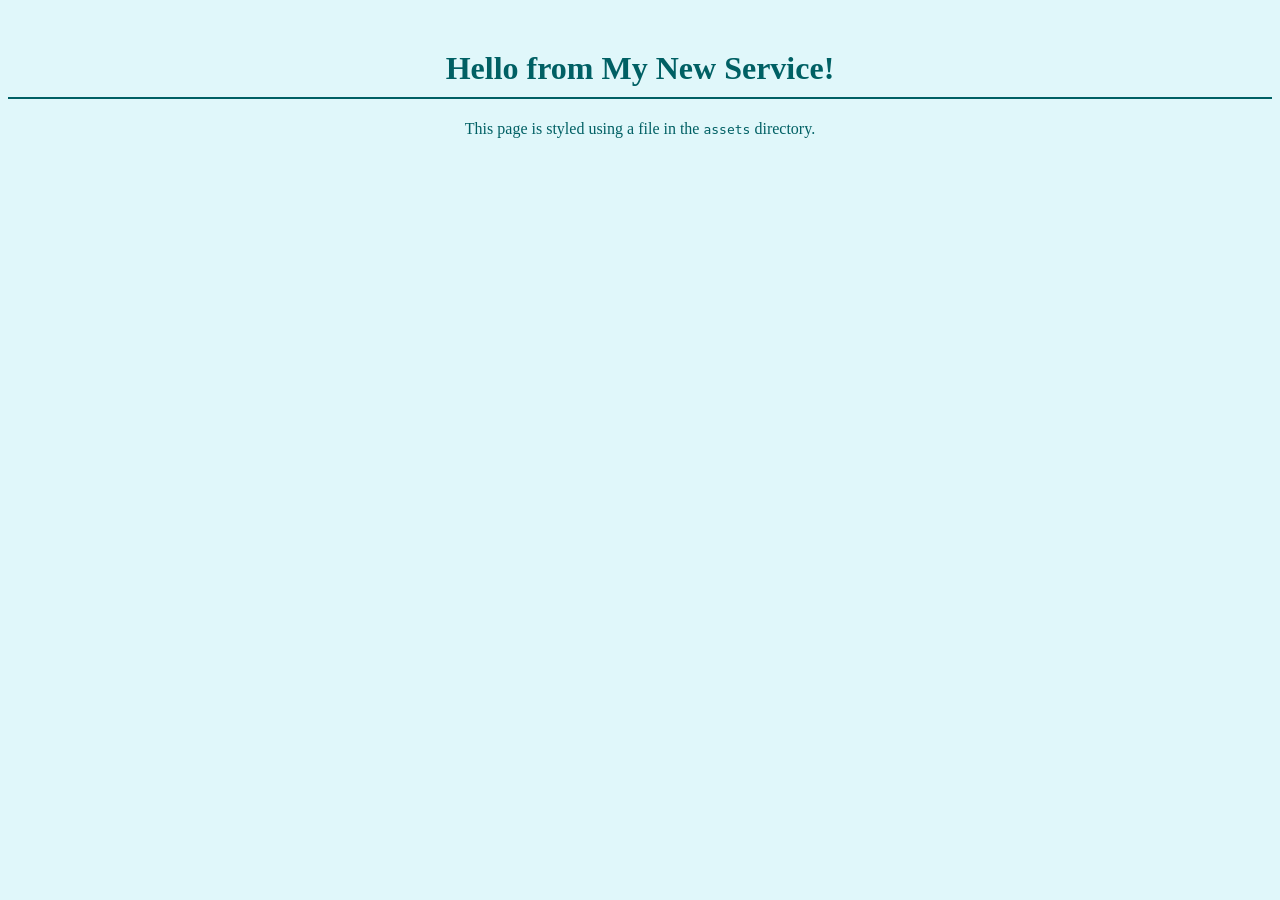
<file: app/services/hello/index.html>
<!DOCTYPE html>
<html>
<head>
    <title>Hello Service</title>
    <!-- 상대 경로 사용: 현재 경로(/hello/) 기준으로 assets/style.css를 찾음 -->
    <link rel="stylesheet" href="assets/style.css">
</head>
<body>
    <div style="text-align: center; margin-top: 50px;">
        <h1>Hello from My New Service!</h1>
        <p>This page is styled using a file in the <code>assets</code> directory.</p>
    </div>
</body>
</html>
</file>
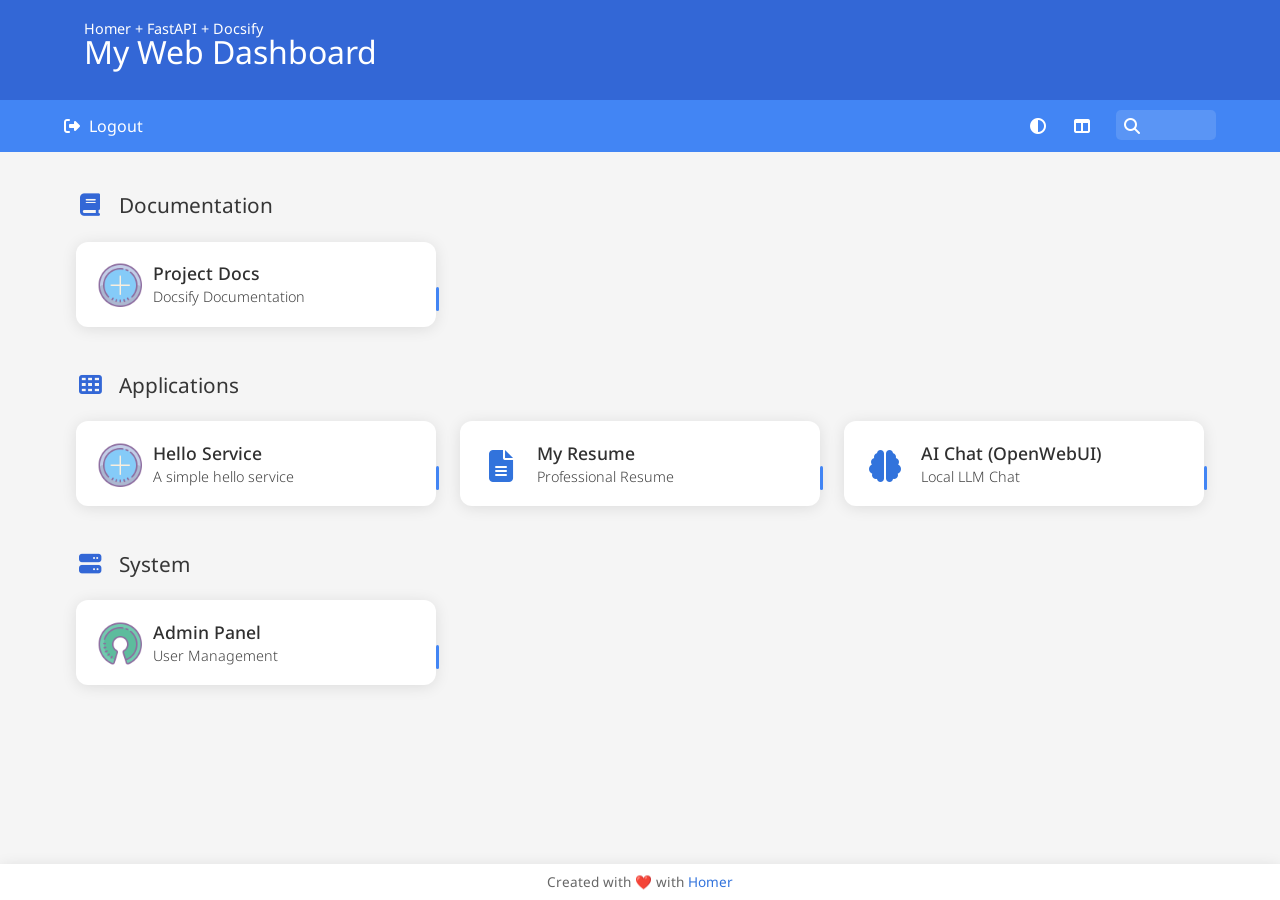
<file: app/services/homer/index.html>
<!DOCTYPE html>
<html>
  <head>
    <meta charset="UTF-8" />
    <link rel="icon" href="assets/icons/favicon.ico" />
    <link rel="apple-touch-icon" href="assets/icons/apple-touch-icon.png" sizes="180x180">
    <link rel="mask-icon" href="assets/icons/logo.svg">
    <meta name="viewport" content="width=device-width,initial-scale=1.0,viewport-fit=cover">
    <title>Homer</title>
    <script type="module" crossorigin src="./resources/index-BF4DSS10.js"></script>
    <link rel="stylesheet" crossorigin href="./resources/index-BUSrgv1m.css">
  <link rel="manifest" href="./assets/manifest.json" crossorigin="use-credentials"><script id="vite-plugin-pwa:register-sw" src="./registerSW.js"></script></head>
  <body>
    <div id="app-mount"></div>
  </body>
</html>
</file>
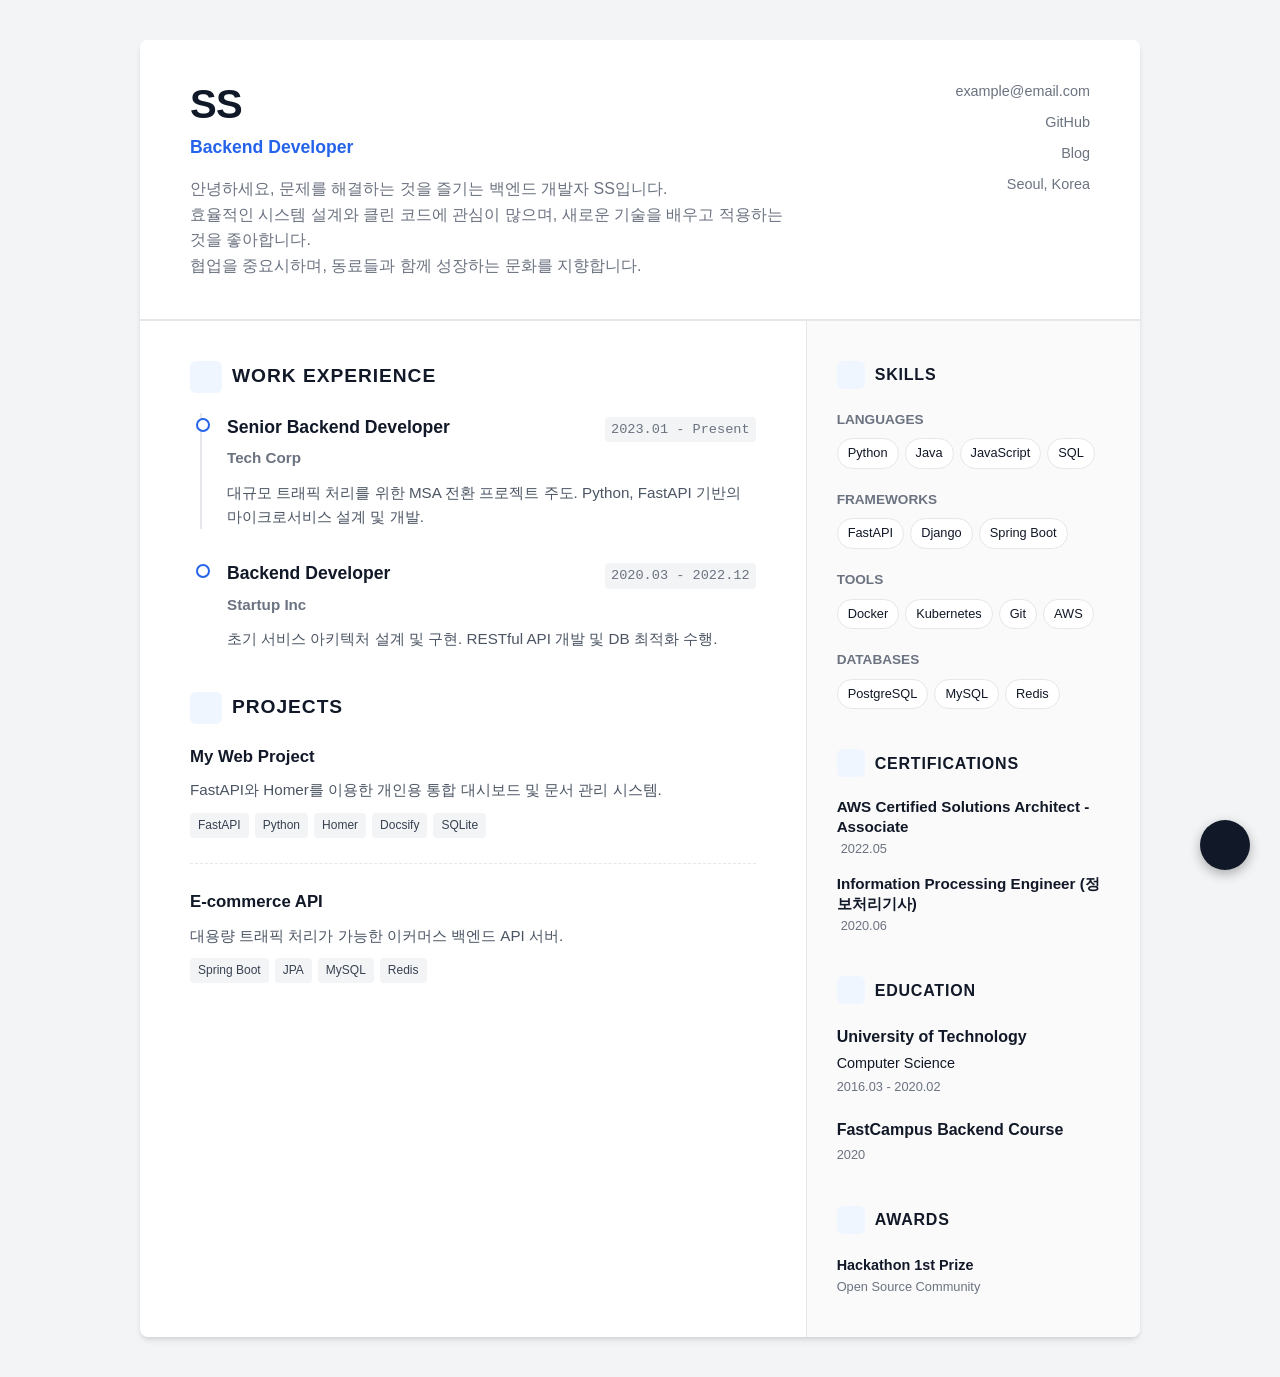
<file: app/services/resume/index.html>
<!DOCTYPE html>
<html lang="en">
<head>
    <meta charset="UTF-8">
    <meta name="viewport" content="width=device-width, initial-scale=1.0">
    <title>Yang Seungmin - Resume</title>
    <link rel="stylesheet" href="style.css">
</head>
<body>
    <div class="resume-wrapper">
        <!-- Header -->
        <header class="resume-header">
            <div class="header-content">
                <div class="profile-main">
                    <h1 class="name">SS</h1>
                    <p class="role">Backend Developer</p>
                    <p class="summary">
                        안녕하세요, 문제를 해결하는 것을 즐기는 백엔드 개발자 SS입니다.<br>
                        효율적인 시스템 설계와 클린 코드에 관심이 많으며, 새로운 기술을 배우고 적용하는 것을 좋아합니다.<br>
                        협업을 중요시하며, 동료들과 함께 성장하는 문화를 지향합니다.
                    </p>
                </div>
                <div class="contact-info">
                    <a href="mailto:example@email.com" class="contact-link">
                        <i class="fas fa-envelope"></i> example@email.com
                    </a>
                    <a href="https://github.com/yangseungsang" target="_blank" class="contact-link">
                        <i class="fab fa-github"></i> GitHub
                    </a>
                    <a href="https://blog.example.com" target="_blank" class="contact-link">
                        <i class="fas fa-rss"></i> Blog
                    </a>
                    <div class="contact-link">
                        <i class="fas fa-map-marker-alt"></i> Seoul, Korea
                    </div>
                </div>
            </div>
        </header>

        <div class="resume-body">
            <!-- Left Column (Primary) -->
            <div class="column-main">
                <!-- Experience -->
                <section class="section">
                    <h2 class="section-title">
                        <span class="icon-box"><i class="fas fa-briefcase"></i></span>
                        Work Experience
                    </h2>
                    <div class="timeline">
                        <div class="timeline-item">
                            <div class="job-header">
                                <h3 class="job-role">Senior Backend Developer</h3>
                                <span class="job-period">2023.01 - Present</span>
                            </div>
                            <div class="job-company">Tech Corp</div>
                            <p class="job-desc">대규모 트래픽 처리를 위한 MSA 전환 프로젝트 주도. Python, FastAPI 기반의 마이크로서비스 설계 및 개발.</p>
                        </div>
                        <div class="timeline-item">
                            <div class="job-header">
                                <h3 class="job-role">Backend Developer</h3>
                                <span class="job-period">2020.03 - 2022.12</span>
                            </div>
                            <div class="job-company">Startup Inc</div>
                            <p class="job-desc">초기 서비스 아키텍처 설계 및 구현. RESTful API 개발 및 DB 최적화 수행.</p>
                        </div>
                    </div>
                </section>

                <!-- Projects -->
                <section class="section">
                    <h2 class="section-title">
                        <span class="icon-box"><i class="fas fa-code-branch"></i></span>
                        Projects
                    </h2>
                    <div class="project-list">
                        <div class="project-item">
                            <div class="project-head">
                                <h3 class="project-name">My Web Project</h3>
                                <a href="https://github.com/yangseungsang/my-web" target="_blank" class="project-link">
                                    <i class="fas fa-external-link-alt"></i>
                                </a>
                            </div>
                            <p class="project-desc">FastAPI와 Homer를 이용한 개인용 통합 대시보드 및 문서 관리 시스템.</p>
                            <div class="tech-tags">
                                <span class="tech-tag">FastAPI</span>
                                <span class="tech-tag">Python</span>
                                <span class="tech-tag">Homer</span>
                                <span class="tech-tag">Docsify</span>
                                <span class="tech-tag">SQLite</span>
                            </div>
                        </div>
                        <div class="project-item">
                            <div class="project-head">
                                <h3 class="project-name">E-commerce API</h3>
                            </div>
                            <p class="project-desc">대용량 트래픽 처리가 가능한 이커머스 백엔드 API 서버.</p>
                            <div class="tech-tags">
                                <span class="tech-tag">Spring Boot</span>
                                <span class="tech-tag">JPA</span>
                                <span class="tech-tag">MySQL</span>
                                <span class="tech-tag">Redis</span>
                            </div>
                        </div>
                    </div>
                </section>
            </div>

            <!-- Right Column (Secondary) -->
            <div class="column-side">
                <!-- Skills -->
                <section class="section">
                    <h2 class="section-title small">
                        <span class="icon-box small"><i class="fas fa-layer-group"></i></span>
                        Skills
                    </h2>
                    <div class="skills-container">
                        <div class="skill-group">
                            <h4>Languages</h4>
                            <div class="skill-cloud">
                                <span class="skill-pill">Python</span>
                                <span class="skill-pill">Java</span>
                                <span class="skill-pill">JavaScript</span>
                                <span class="skill-pill">SQL</span>
                            </div>
                        </div>
                        <div class="skill-group">
                            <h4>Frameworks</h4>
                            <div class="skill-cloud">
                                <span class="skill-pill">FastAPI</span>
                                <span class="skill-pill">Django</span>
                                <span class="skill-pill">Spring Boot</span>
                            </div>
                        </div>
                        <div class="skill-group">
                            <h4>Tools</h4>
                            <div class="skill-cloud">
                                <span class="skill-pill">Docker</span>
                                <span class="skill-pill">Kubernetes</span>
                                <span class="skill-pill">Git</span>
                                <span class="skill-pill">AWS</span>
                            </div>
                        </div>
                        <div class="skill-group">
                            <h4>Databases</h4>
                            <div class="skill-cloud">
                                <span class="skill-pill">PostgreSQL</span>
                                <span class="skill-pill">MySQL</span>
                                <span class="skill-pill">Redis</span>
                            </div>
                        </div>
                    </div>
                </section>

                <!-- Certifications -->
                <section class="section">
                    <h2 class="section-title small">
                        <span class="icon-box small"><i class="fas fa-certificate"></i></span>
                        Certifications
                    </h2>
                    <ul class="cert-list">
                        <li class="cert-item">
                            <h4 class="cert-name">AWS Certified Solutions Architect - Associate</h4>
                            <div class="cert-meta">
                                <i class="far fa-calendar-alt"></i> 2022.05
                            </div>
                        </li>
                        <li class="cert-item">
                            <h4 class="cert-name">Information Processing Engineer (정보처리기사)</h4>
                            <div class="cert-meta">
                                <i class="far fa-calendar-alt"></i> 2020.06
                            </div>
                        </li>
                    </ul>
                </section>

                <!-- Education -->
                <section class="section">
                    <h2 class="section-title small">
                        <span class="icon-box small"><i class="fas fa-graduation-cap"></i></span>
                        Education
                    </h2>
                    <div class="edu-item">
                        <h3 class="school-name">University of Technology</h3>
                        <div class="major">Computer Science</div>
                        <div class="edu-period">2016.03 - 2020.02</div>
                    </div>
                    <div class="edu-item">
                        <h3 class="school-name">FastCampus Backend Course</h3>
                        <div class="major"></div>
                        <div class="edu-period">2020</div>
                    </div>
                </section>

                <!-- Awards -->
                <section class="section">
                    <h2 class="section-title small">
                        <span class="icon-box small"><i class="fas fa-trophy"></i></span>
                        Awards
                    </h2>
                    <ul class="award-list">
                        <li>
                            <strong>Hackathon 1st Prize</strong>
                            <div class="award-meta">Open Source Community</div>
                        </li>
                    </ul>
                </section>
            </div>
        </div>
    </div>

    <button class="print-fab" onclick="window.print()" title="Print Resume">
        <i class="fas fa-print"></i>
    </button>
</body>
</html>
</file>
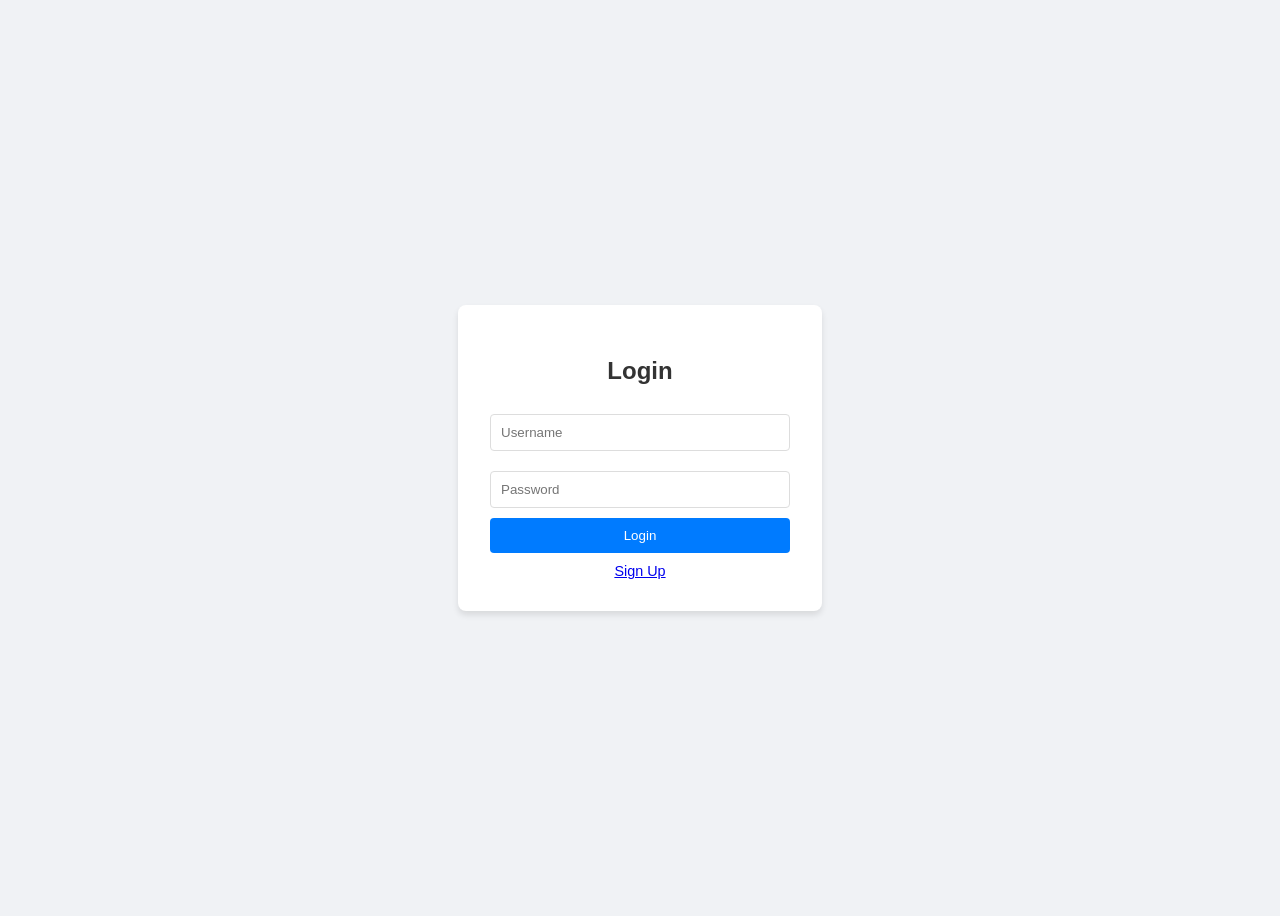
<file: app/templates/login.html>
<!DOCTYPE html>
<html>
<head>
    <title>Login</title>
    <style>
        body { font-family: sans-serif; display: flex; justify-content: center; align-items: center; height: 100vh; background-color: #f0f2f5; }
        .container { background: white; padding: 2rem; border-radius: 8px; box-shadow: 0 4px 6px rgba(0,0,0,0.1); width: 300px; }
        h2 { text-align: center; color: #333; }
        input { width: 100%; padding: 10px; margin: 10px 0; border: 1px solid #ddd; border-radius: 4px; box-sizing: border-box; }
        button { width: 100%; padding: 10px; background-color: #007bff; color: white; border: none; border-radius: 4px; cursor: pointer; }
        button:hover { background-color: #0056b3; }
        .link { text-align: center; margin-top: 10px; font-size: 0.9em; }
        .error { color: red; font-size: 0.8em; text-align: center; }
        .msg { color: green; font-size: 0.8em; text-align: center; }
    </style>
</head>
<body>
    <div class="container">
        <h2>Login</h2>
        <form action="/login" method="post">
            <input type="text" name="username" placeholder="Username" required>
            <input type="password" name="password" placeholder="Password" required>
            <button type="submit">Login</button>
        </form>
        <div class="link"><a href="/register">Sign Up</a></div>
        
        <script>
            const urlParams = new URLSearchParams(window.location.search);
            const error = urlParams.get('error');
            const msg = urlParams.get('msg');
            if (error) document.write('<div class="error">' + error + '</div>');
            if (msg) document.write('<div class="msg">' + msg + '</div>');
        </script>
    </div>
</body>
</html>
</file>
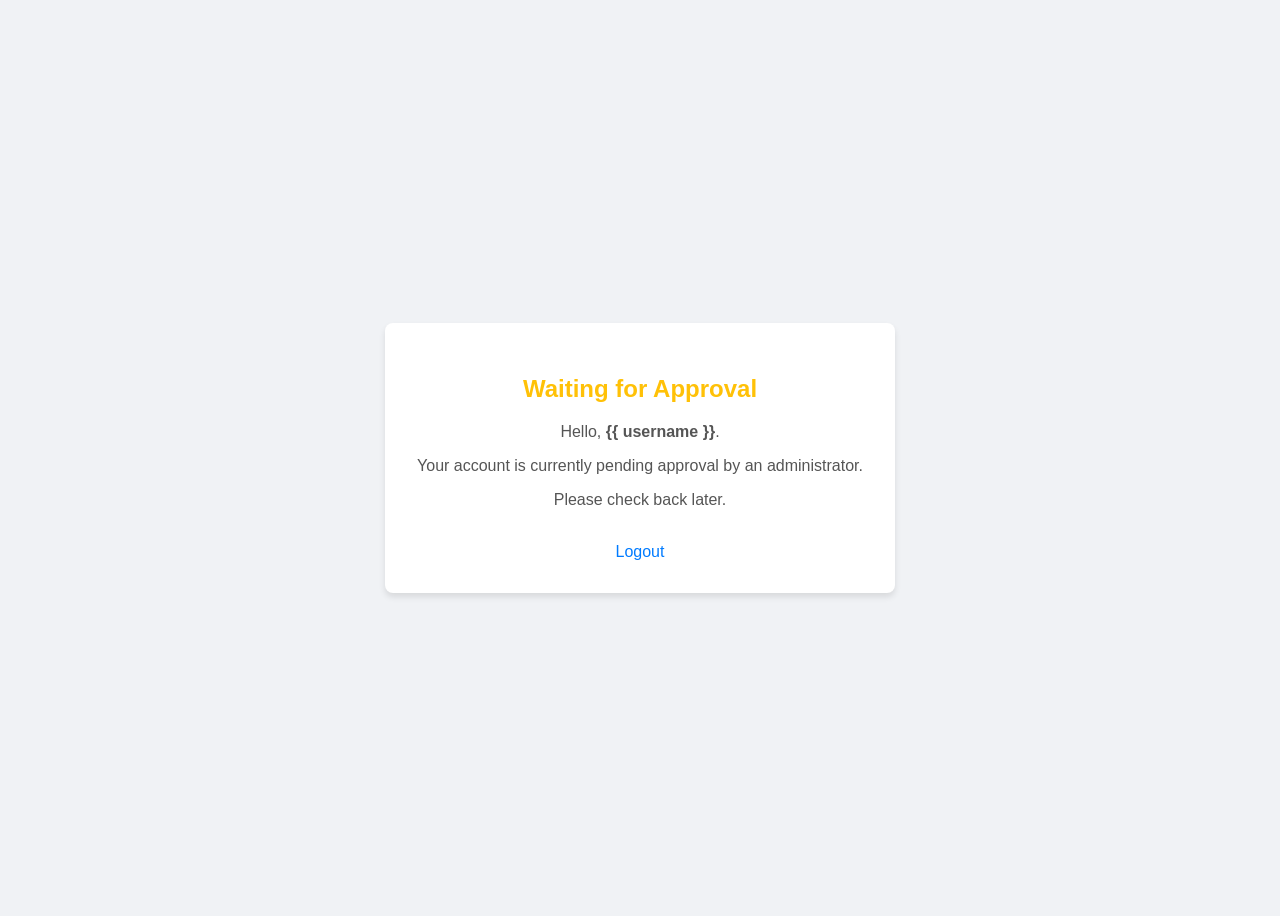
<file: app/templates/pending.html>
<!DOCTYPE html>
<html>
<head>
    <title>Account Pending</title>
    <style>
        body { font-family: sans-serif; display: flex; justify-content: center; align-items: center; height: 100vh; background-color: #f0f2f5; }
        .container { background: white; padding: 2rem; border-radius: 8px; box-shadow: 0 4px 6px rgba(0,0,0,0.1); text-align: center; }
        h2 { color: #ffc107; }
        p { color: #555; }
        a { color: #007bff; text-decoration: none; }
    </style>
</head>
<body>
    <div class="container">
        <h2>Waiting for Approval</h2>
        <p>Hello, <strong>{{ username }}</strong>.</p>
        <p>Your account is currently pending approval by an administrator.</p>
        <p>Please check back later.</p>
        <br>
        <a href="/logout">Logout</a>
    </div>
</body>
</html>
</file>
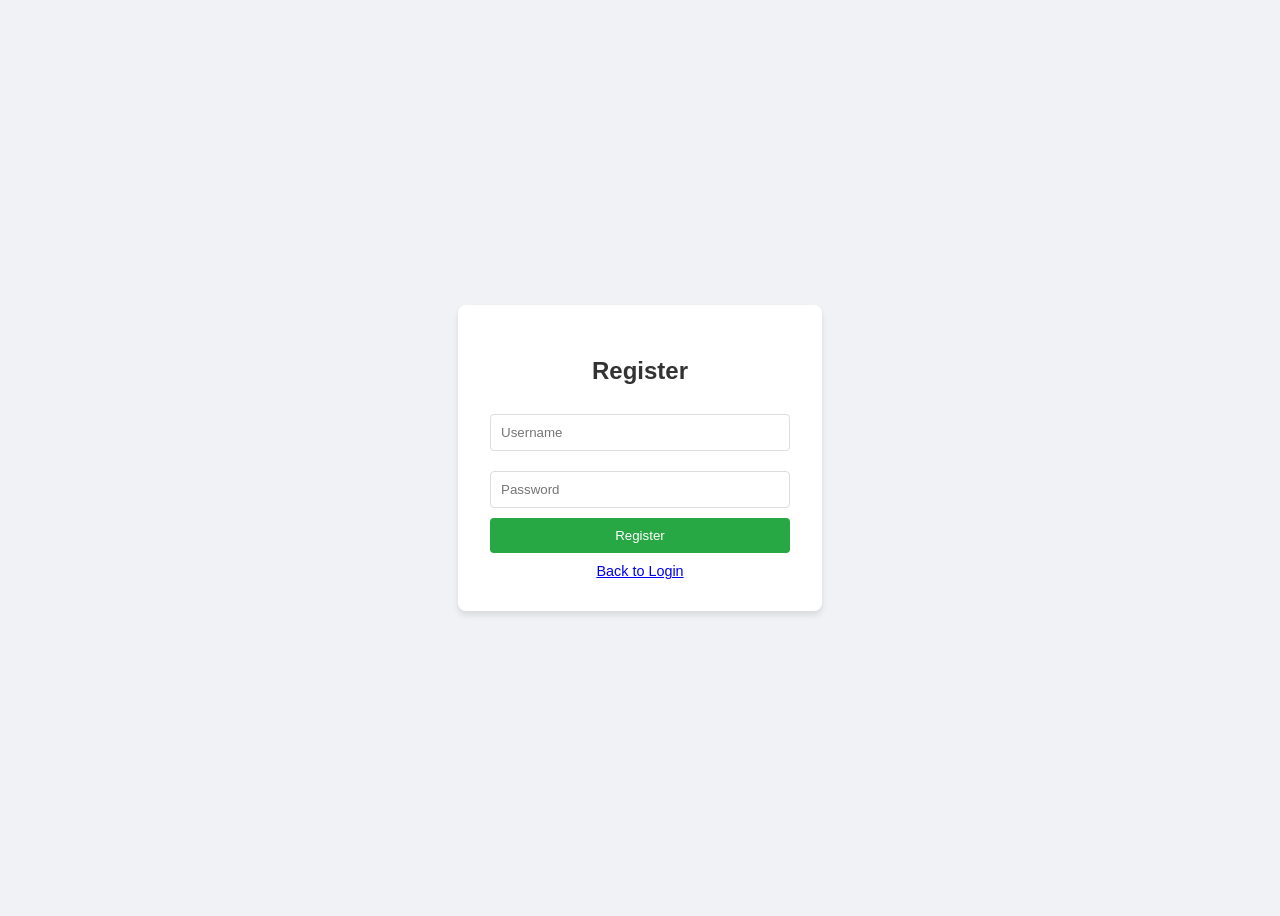
<file: app/templates/register.html>
<!DOCTYPE html>
<html>
<head>
    <title>Register</title>
    <style>
        body { font-family: sans-serif; display: flex; justify-content: center; align-items: center; height: 100vh; background-color: #f0f2f5; }
        .container { background: white; padding: 2rem; border-radius: 8px; box-shadow: 0 4px 6px rgba(0,0,0,0.1); width: 300px; }
        h2 { text-align: center; color: #333; }
        input { width: 100%; padding: 10px; margin: 10px 0; border: 1px solid #ddd; border-radius: 4px; box-sizing: border-box; }
        button { width: 100%; padding: 10px; background-color: #28a745; color: white; border: none; border-radius: 4px; cursor: pointer; }
        button:hover { background-color: #218838; }
        .link { text-align: center; margin-top: 10px; font-size: 0.9em; }
        .error { color: red; font-size: 0.8em; text-align: center; }
    </style>
</head>
<body>
    <div class="container">
        <h2>Register</h2>
        <form action="/register" method="post">
            <input type="text" name="username" placeholder="Username" required>
            <input type="password" name="password" placeholder="Password" required>
            <button type="submit">Register</button>
        </form>
        <div class="link"><a href="/login">Back to Login</a></div>
        <script>
            const urlParams = new URLSearchParams(window.location.search);
            const error = urlParams.get('error');
            if (error) document.write('<div class="error">' + error + '</div>');
        </script>
    </div>
</body>
</html>
</file>
<file: app/services/hello/assets/style.css>
body { background-color: #e0f7fa !important; color: #006064; } h1 { border-bottom: 2px solid #006064; padding-bottom: 10px; }
</file>
<file: app/services/resume/style.css>
:root {
    --primary: #2563eb;
    --primary-dark: #1e40af;
    --text-main: #111827;
    --text-muted: #6b7280;
    --bg-body: #f3f4f6;
    --bg-card: #ffffff;
    --border: #e5e7eb;
    --shadow: 0 4px 6px -1px rgba(0, 0, 0, 0.1), 0 2px 4px -1px rgba(0, 0, 0, 0.06);
}

* { box-sizing: border-box; margin: 0; padding: 0; }

body {
    font-family: 'Inter', sans-serif;
    background-color: var(--bg-body);
    color: var(--text-main);
    line-height: 1.6;
    font-size: 15px;
    padding: 40px 20px;
}

.resume-wrapper {
    max-width: 1000px;
    margin: 0 auto;
    background: var(--bg-card);
    box-shadow: var(--shadow);
    border-radius: 8px;
    overflow: hidden;
}

/* Header */
.resume-header {
    padding: 40px 50px;
    border-bottom: 1px solid var(--border);
    background: #fff;
}

.header-content {
    display: flex;
    justify-content: space-between;
    align-items: flex-start;
    gap: 40px;
}

.profile-main { flex: 1; }

.name {
    font-size: 2.5rem;
    font-weight: 800;
    color: var(--text-main);
    margin-bottom: 5px;
    letter-spacing: -0.02em;
    line-height: 1.2;
}

.role {
    font-size: 1.1rem;
    font-weight: 600;
    color: var(--primary);
    margin-bottom: 15px;
}

.summary {
    color: var(--text-muted);
    font-size: 1rem;
    max-width: 600px;
}

.contact-info {
    display: flex;
    flex-direction: column;
    gap: 8px;
    text-align: right;
    font-size: 0.9rem;
    min-width: 200px;
}

.contact-link {
    color: var(--text-muted);
    text-decoration: none;
    transition: color 0.2s;
    display: inline-flex;
    align-items: center;
    justify-content: flex-end;
    gap: 8px;
}

.contact-link:hover { color: var(--primary); }
.contact-link i { color: var(--primary); width: 16px; text-align: center; }

/* Layout */
.resume-body {
    display: grid;
    grid-template-columns: 2fr 1fr;
    border-top: 1px solid var(--border);
}

.column-main {
    padding: 40px 50px;
    border-right: 1px solid var(--border);
}

.column-side {
    padding: 40px 30px;
    background-color: #fafafa;
}

/* Sections */
.section { margin-bottom: 40px; }
.section:last-child { margin-bottom: 0; }

.section-title {
    font-size: 1.2rem;
    font-weight: 700;
    color: var(--text-main);
    margin-bottom: 20px;
    display: flex;
    align-items: center;
    gap: 10px;
    text-transform: uppercase;
    letter-spacing: 0.05em;
}

.section-title.small { font-size: 1rem; }

.icon-box {
    width: 32px;
    height: 32px;
    background: #eff6ff;
    color: var(--primary);
    border-radius: 6px;
    display: flex;
    align-items: center;
    justify-content: center;
    font-size: 0.9rem;
}

.icon-box.small { width: 28px; height: 28px; font-size: 0.8rem; }

/* Timeline (Experience) */
.timeline {
    position: relative;
    padding-left: 10px;
}

.timeline-item {
    position: relative;
    padding-left: 25px;
    margin-bottom: 30px;
    border-left: 2px solid var(--border);
}

.timeline-item:last-child { margin-bottom: 0; border-color: transparent; }

.timeline-item::before {
    content: '';
    position: absolute;
    left: -6px;
    top: 5px;
    width: 10px;
    height: 10px;
    border-radius: 50%;
    background: #fff;
    border: 2px solid var(--primary);
}

.job-header {
    display: flex;
    justify-content: space-between;
    align-items: baseline;
    margin-bottom: 4px;
}

.job-role { font-size: 1.1rem; font-weight: 700; }
.job-period { font-size: 0.85rem; color: var(--text-muted); font-family: monospace; background: #f3f4f6; padding: 2px 6px; border-radius: 4px; }
.job-company { font-weight: 600; color: var(--text-muted); margin-bottom: 10px; font-size: 0.95rem; }
.job-desc { font-size: 0.95rem; color: #4b5563; white-space: pre-line; }

/* Projects */
.project-list { display: flex; flex-direction: column; gap: 25px; }
.project-item { padding-bottom: 25px; border-bottom: 1px dashed var(--border); }
.project-item:last-child { border-bottom: none; padding-bottom: 0; }

.project-head { display: flex; justify-content: space-between; align-items: center; margin-bottom: 8px; }
.project-name { font-size: 1.05rem; font-weight: 700; }
.project-link { color: var(--text-muted); transition: color 0.2s; }
.project-link:hover { color: var(--primary); }
.project-desc { font-size: 0.95rem; color: #4b5563; margin-bottom: 10px; }

.tech-tags { display: flex; flex-wrap: wrap; gap: 6px; }
.tech-tag {
    font-size: 0.75rem;
    padding: 3px 8px;
    background: #f3f4f6;
    color: #374151;
    border-radius: 4px;
    font-weight: 500;
}

/* Skills (Side) */
.skills-container { display: flex; flex-direction: column; gap: 20px; }
.skill-group h4 { font-size: 0.85rem; color: var(--text-muted); margin-bottom: 8px; font-weight: 600; text-transform: uppercase; }
.skill-cloud { display: flex; flex-wrap: wrap; gap: 6px; }
.skill-pill {
    font-size: 0.8rem;
    padding: 4px 10px;
    background: #fff;
    border: 1px solid var(--border);
    border-radius: 20px;
    color: var(--text-main);
}

/* Certifications (Side) */
.cert-list { list-style: none; display: flex; flex-direction: column; gap: 15px; }
.cert-item { display: flex; flex-direction: column; }
.cert-name { font-size: 0.95rem; font-weight: 700; color: var(--text-main); line-height: 1.3; }
.cert-meta { font-size: 0.8rem; color: var(--text-muted); margin-top: 2px; }
.cert-meta i { margin-right: 4px; color: var(--primary); opacity: 0.7; }

/* Education (Side) */
.edu-item { margin-bottom: 20px; }
.edu-item:last-child { margin-bottom: 0; }
.school-name { font-size: 1rem; font-weight: 700; margin-bottom: 2px; }
.major { font-size: 0.9rem; color: var(--text-main); margin-bottom: 2px; }
.edu-period { font-size: 0.8rem; color: var(--text-muted); }

/* Awards (Side) */
.award-list { list-style: none; display: flex; flex-direction: column; gap: 15px; }
.award-list li { display: flex; flex-direction: column; }
.award-list strong { font-size: 0.9rem; color: var(--text-main); }
.award-meta { font-size: 0.8rem; color: var(--text-muted); }

/* Print Button */
.print-fab {
    position: fixed;
    bottom: 30px;
    right: 30px;
    width: 50px;
    height: 50px;
    border-radius: 50%;
    background: var(--text-main);
    color: white;
    border: none;
    box-shadow: 0 4px 12px rgba(0,0,0,0.3);
    cursor: pointer;
    font-size: 1.2rem;
    display: flex;
    align-items: center;
    justify-content: center;
    transition: transform 0.2s;
}
.print-fab:hover { transform: scale(1.1); background: #000; }

/* Responsive */
@media (max-width: 768px) {
    body { padding: 0; }
    .resume-wrapper { border-radius: 0; box-shadow: none; }
    .resume-header { flex-direction: column; gap: 20px; padding: 30px 20px; }
    .contact-info { text-align: left; }
    .contact-link { justify-content: flex-start; }
    .resume-body { grid-template-columns: 1fr; }
    .column-main { padding: 30px 20px; border-right: none; border-bottom: 1px solid var(--border); }
    .column-side { padding: 30px 20px; }
}

/* Print Styles */
@media print {
    body { background: white; padding: 0; }
    .resume-wrapper { box-shadow: none; max-width: 100%; margin: 0; }
    .print-fab { display: none; }
    .resume-body { display: grid; grid-template-columns: 7fr 3fr; }
    .column-side { background: none; border-left: 1px solid var(--border); }
    .job-period, .skill-pill, .icon-box { border: 1px solid #ccc; background: none !important; color: #000 !important; }
    a { text-decoration: none; color: #000; }
    
    @page { margin: 1cm; size: A4; }
}
</file>
